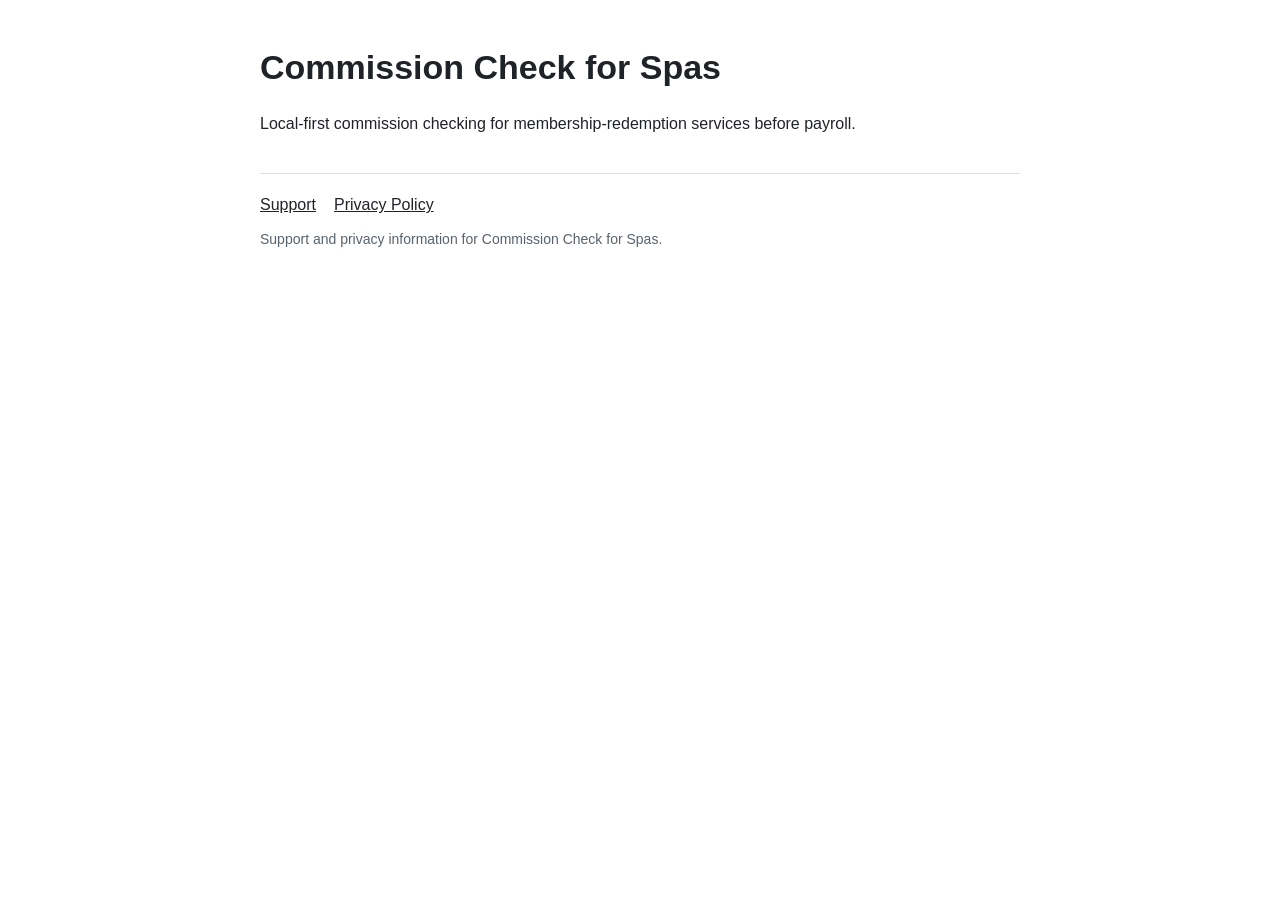
<file: index.html>
<!doctype html><html lang="en"><head><meta charset="utf-8"><meta name="viewport" content="width=device-width,initial-scale=1"><title>Commission Check for Spas</title><link rel="stylesheet" href="./style.css"></head><body><main><h1>Commission Check for Spas</h1><p>Local-first commission checking for membership-redemption services before payroll.</p><div class="nav"><a href="./support/">Support</a><a href="./privacy/">Privacy Policy</a></div><p class="meta">Support and privacy information for Commission Check for Spas.</p></main></body></html>
</file>
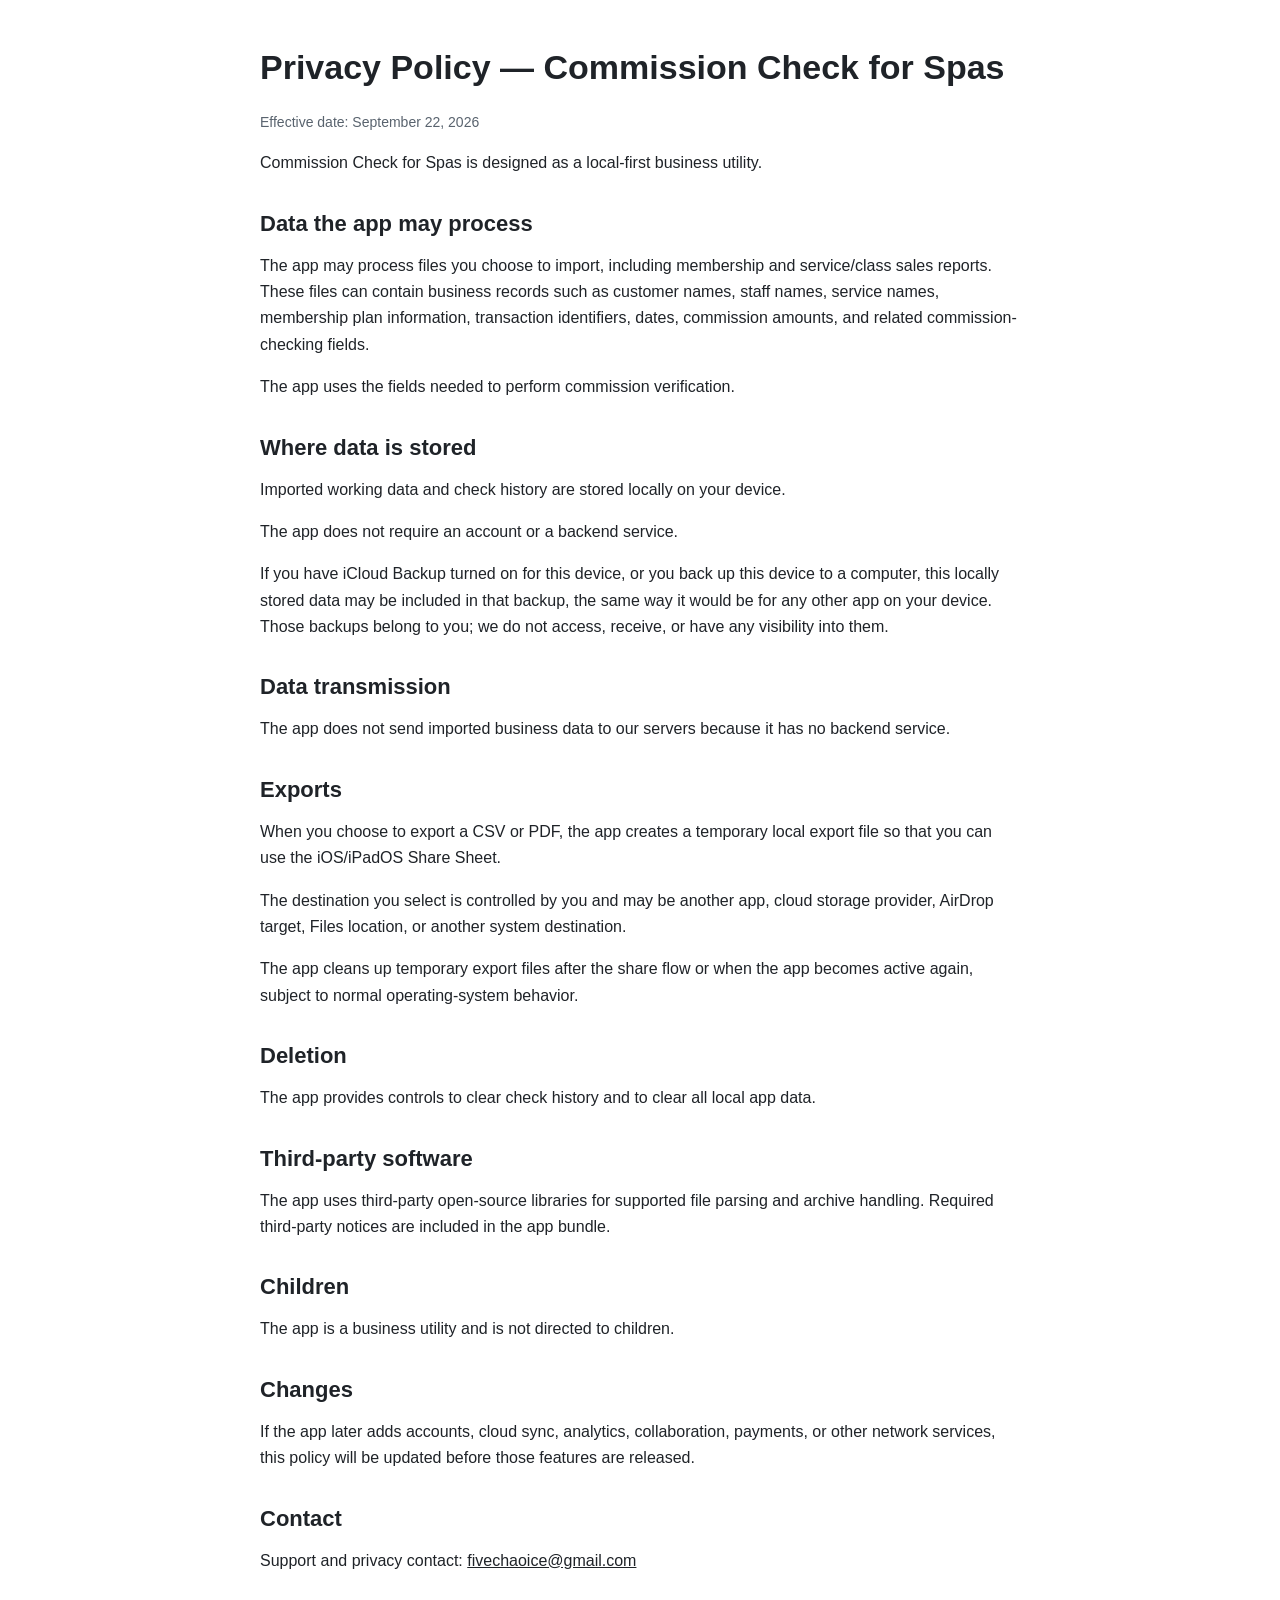
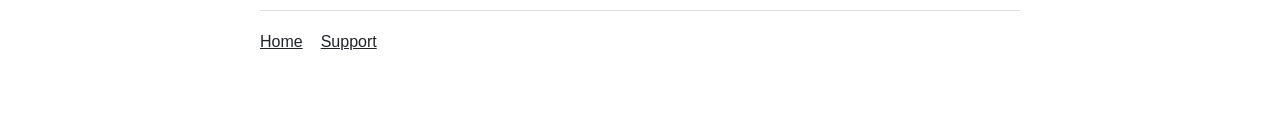
<file: privacy/index.html>
<!doctype html><html lang="en"><head><meta charset="utf-8"><meta name="viewport" content="width=device-width,initial-scale=1"><title>Privacy Policy — Commission Check for Spas</title><link rel="stylesheet" href="../style.css"></head><body><main><h1>Privacy Policy — Commission Check for Spas</h1><p class="meta">Effective date: September 22, 2026</p><p>Commission Check for Spas is designed as a local-first business utility.</p><h2>Data the app may process</h2><p>The app may process files you choose to import, including membership and service/class sales reports. These files can contain business records such as customer names, staff names, service names, membership plan information, transaction identifiers, dates, commission amounts, and related commission-checking fields.</p><p>The app uses the fields needed to perform commission verification.</p><h2>Where data is stored</h2><p>Imported working data and check history are stored locally on your device.</p><p>The app does not require an account or a backend service.</p><p>If you have iCloud Backup turned on for this device, or you back up this device to a computer, this locally stored data may be included in that backup, the same way it would be for any other app on your device. Those backups belong to you; we do not access, receive, or have any visibility into them.</p><h2>Data transmission</h2><p>The app does not send imported business data to our servers because it has no backend service.</p><h2>Exports</h2><p>When you choose to export a CSV or PDF, the app creates a temporary local export file so that you can use the iOS/iPadOS Share Sheet.</p><p>The destination you select is controlled by you and may be another app, cloud storage provider, AirDrop target, Files location, or another system destination.</p><p>The app cleans up temporary export files after the share flow or when the app becomes active again, subject to normal operating-system behavior.</p><h2>Deletion</h2><p>The app provides controls to clear check history and to clear all local app data.</p><h2>Third-party software</h2><p>The app uses third-party open-source libraries for supported file parsing and archive handling. Required third-party notices are included in the app bundle.</p><h2>Children</h2><p>The app is a business utility and is not directed to children.</p><h2>Changes</h2><p>If the app later adds accounts, cloud sync, analytics, collaboration, payments, or other network services, this policy will be updated before those features are released.</p><h2>Contact</h2><p>Support and privacy contact: <a href="mailto:fivechaoice@gmail.com">fivechaoice@gmail.com</a></p><div class="nav"><a href="../">Home</a><a href="../support/">Support</a></div></main></body></html>
</file>
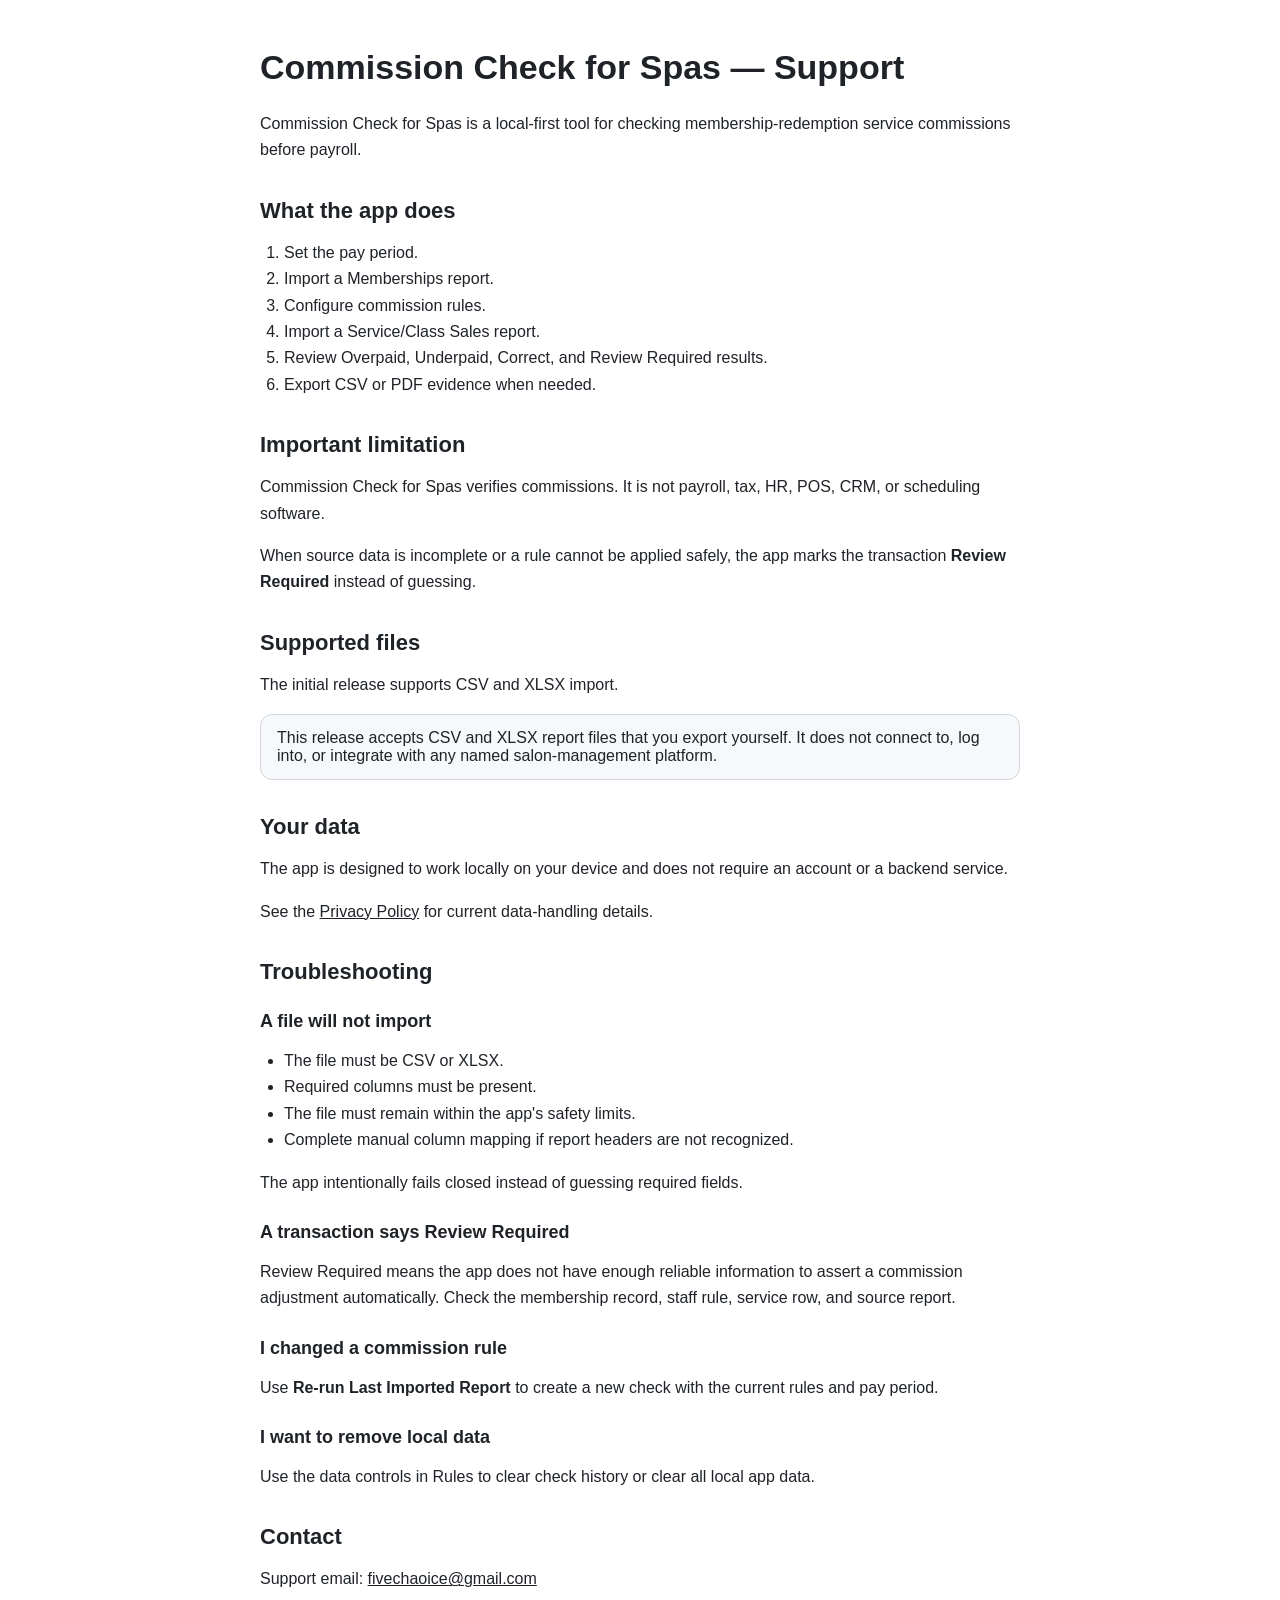
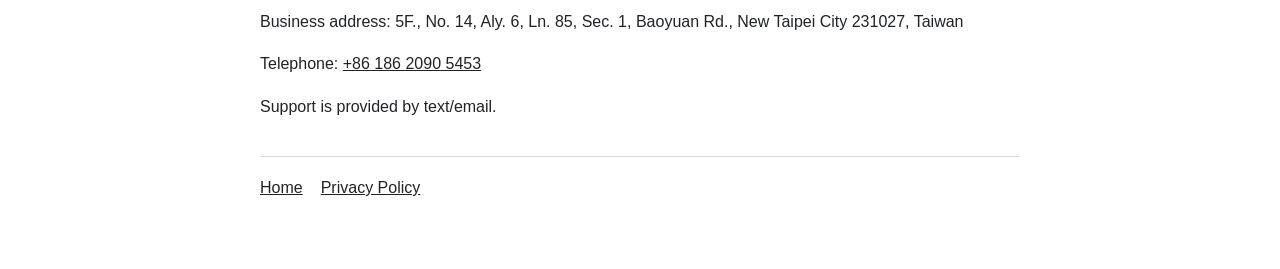
<file: support/index.html>
<!doctype html><html lang="en"><head><meta charset="utf-8"><meta name="viewport" content="width=device-width,initial-scale=1"><title>Support — Commission Check for Spas</title><link rel="stylesheet" href="../style.css"></head><body><main><h1>Commission Check for Spas — Support</h1><p>Commission Check for Spas is a local-first tool for checking membership-redemption service commissions before payroll.</p><h2>What the app does</h2><ol><li>Set the pay period.</li><li>Import a Memberships report.</li><li>Configure commission rules.</li><li>Import a Service/Class Sales report.</li><li>Review Overpaid, Underpaid, Correct, and Review Required results.</li><li>Export CSV or PDF evidence when needed.</li></ol><h2>Important limitation</h2><p>Commission Check for Spas verifies commissions. It is not payroll, tax, HR, POS, CRM, or scheduling software.</p><p>When source data is incomplete or a rule cannot be applied safely, the app marks the transaction <strong>Review Required</strong> instead of guessing.</p><h2>Supported files</h2><p>The initial release supports CSV and XLSX import.</p><div class="note">This release accepts CSV and XLSX report files that you export yourself. It does not connect to, log into, or integrate with any named salon-management platform.</div><h2>Your data</h2><p>The app is designed to work locally on your device and does not require an account or a backend service.</p><p>See the <a href="../privacy/">Privacy Policy</a> for current data-handling details.</p><h2>Troubleshooting</h2><h3>A file will not import</h3><ul><li>The file must be CSV or XLSX.</li><li>Required columns must be present.</li><li>The file must remain within the app's safety limits.</li><li>Complete manual column mapping if report headers are not recognized.</li></ul><p>The app intentionally fails closed instead of guessing required fields.</p><h3>A transaction says Review Required</h3><p>Review Required means the app does not have enough reliable information to assert a commission adjustment automatically. Check the membership record, staff rule, service row, and source report.</p><h3>I changed a commission rule</h3><p>Use <strong>Re-run Last Imported Report</strong> to create a new check with the current rules and pay period.</p><h3>I want to remove local data</h3><p>Use the data controls in Rules to clear check history or clear all local app data.</p><h2>Contact</h2><p>Support email: <a href="mailto:fivechaoice@gmail.com">fivechaoice@gmail.com</a></p><p>Business address: 5F., No. 14, Aly. 6, Ln. 85, Sec. 1, Baoyuan Rd., New Taipei City 231027, Taiwan</p><p>Telephone: <a href="tel:+8618620905453">+86 186 2090 5453</a></p><p>Support is provided by text/email.</p><div class="nav"><a href="../">Home</a><a href="../privacy/">Privacy Policy</a></div></main></body></html>
</file>
<file: style.css>
:root{font-family:-apple-system,BlinkMacSystemFont,"SF Pro Text","Segoe UI",sans-serif;color:#1f2328;background:#fff}body{margin:0}main{max-width:760px;margin:0 auto;padding:48px 22px 72px}h1{font-size:34px;line-height:1.15;margin:0 0 24px}h2{font-size:22px;margin:34px 0 12px}h3{font-size:18px;margin:26px 0 8px}p,li{font-size:16px;line-height:1.65}ul,ol{padding-left:24px}a{color:inherit}.note{padding:14px 16px;border:1px solid #d0d7de;border-radius:12px;background:#f6f8fa}.meta{color:#59636e;font-size:14px}.nav{display:flex;gap:18px;margin-top:36px;padding-top:22px;border-top:1px solid #d8dee4}@media(prefers-color-scheme:dark){:root{color:#f0f3f6;background:#0d1117}.note{background:#161b22;border-color:#30363d}.meta{color:#8b949e}.nav{border-color:#30363d}}
</file>
